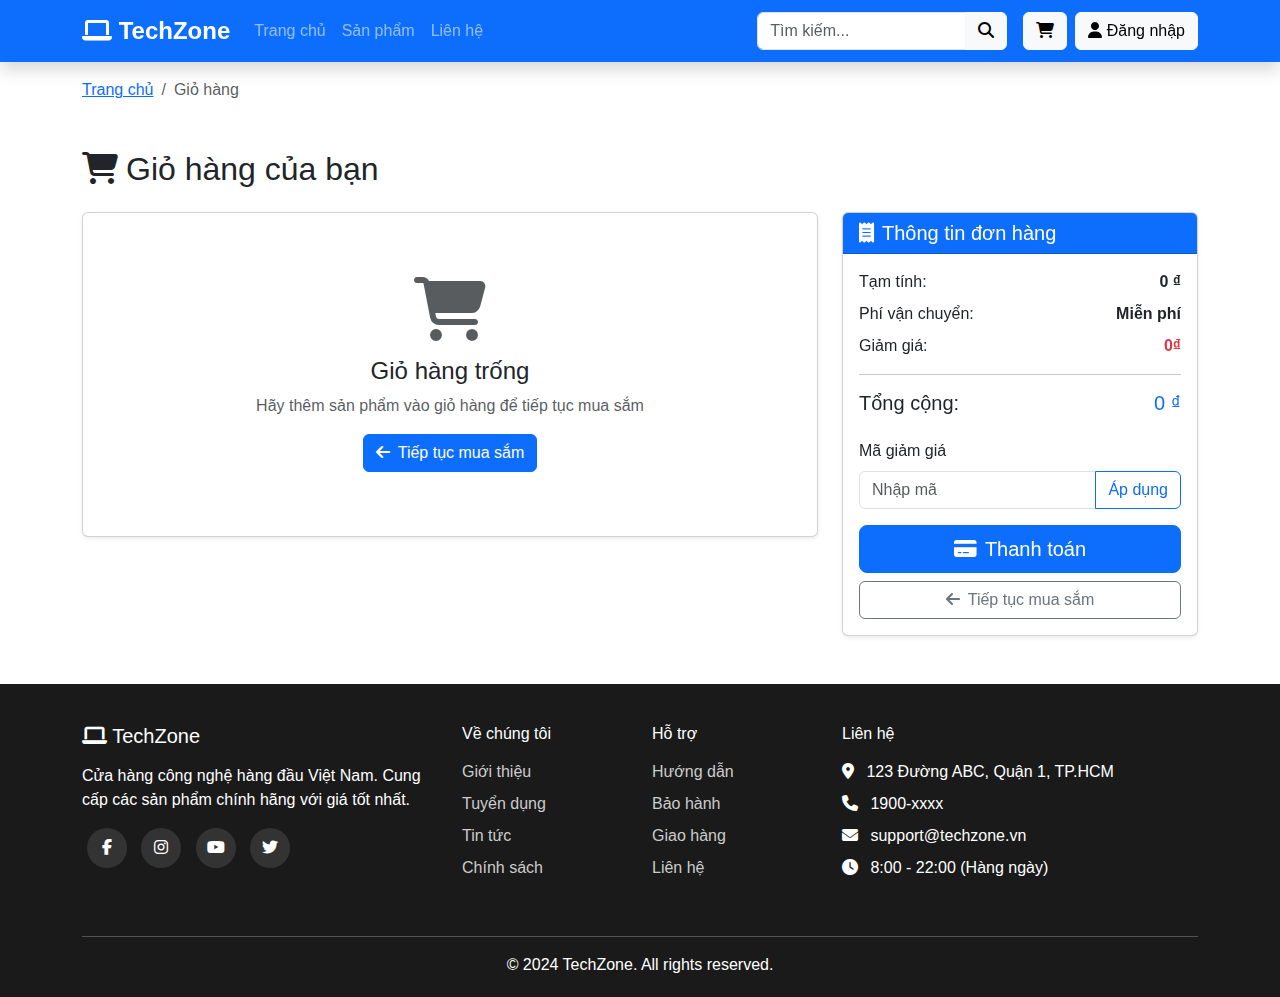
<file: cart.html>
<!DOCTYPE html>
<html lang="vi">
<head>
    <meta charset="UTF-8">
    <meta name="viewport" content="width=device-width, initial-scale=1.0">
    <title>TechZone - Giỏ hàng</title>
    <link href="https://cdnjs.cloudflare.com/ajax/libs/bootstrap/5.3.2/css/bootstrap.min.css" rel="stylesheet">
    <link rel="stylesheet" href="https://cdnjs.cloudflare.com/ajax/libs/font-awesome/6.4.0/css/all.min.css">
    <link rel="stylesheet" href="css/style.css">
</head>
<body>
    <nav class="navbar navbar-expand-lg navbar-dark bg-primary sticky-top shadow">
        <div class="container">
            <a class="navbar-brand" href="index.html"><i class="fas fa-laptop"></i> TechZone</a>
            <button class="navbar-toggler" type="button" data-bs-toggle="collapse" data-bs-target="#navbarNav">
                <span class="navbar-toggler-icon"></span>
            </button>
            <div class="collapse navbar-collapse" id="navbarNav">
                <ul class="navbar-nav me-auto">
                    <li class="nav-item">
                        <a class="nav-link" href="index.html">Trang chủ</a>
                    </li>
                    <li class="nav-item">
                        <a class="nav-link" href="products.html">Sản phẩm</a>
                    </li>
                    <li class="nav-item">
                        <a class="nav-link" href="contact.html">Liên hệ</a>
                    </li>
                </ul>
                <div class="d-flex align-items-center">
                    <div class="input-group me-3 d-none d-md-flex" style="width: 250px;">
                        <input type="text" class="form-control" id="searchInput" placeholder="Tìm kiếm...">
                        <button class="btn btn-light" type="button">
                            <i class="fas fa-search"></i>
                        </button>
                    </div>
                    <a href="cart.html" class="btn btn-light position-relative me-2">
                        <i class="fas fa-shopping-cart"></i>
                        <span id="cartBadge" class="badge bg-danger badge-cart">0</span>
                    </a>
                    <div id="userSection"></div>
                </div>
            </div>
        </div>
    </nav>

    <div class="container mt-3">
        <nav aria-label="breadcrumb">
            <ol class="breadcrumb">
                <li class="breadcrumb-item"><a href="index.html">Trang chủ</a></li>
                <li class="breadcrumb-item active" aria-current="page">Giỏ hàng</li>
            </ol>
        </nav>
    </div>

    <div class="container my-5">
        <h2 class="mb-4"><i class="fas fa-shopping-cart me-2"></i>Giỏ hàng của bạn</h2>
        
        <div class="row">
            <div class="col-lg-8 mb-4">
                <div class="card shadow-sm">
                    <div class="card-body">
                        <div class="table-responsive">
                            <table class="table align-middle" id="cartTable">
                                <thead class="table-light">
                                    <tr>
                                        <th>Hình ảnh</th>
                                        <th>Sản phẩm</th>
                                        <th>Đơn giá</th>
                                        <th>Số lượng</th>
                                        <th>Thành tiền</th>
                                        <th>Xóa</th>
                                    </tr>
                                </thead>
                                <tbody id="cartTableBody">
                                </tbody>
                            </table>
                        </div>

                        <div id="emptyCart" class="text-center py-5" style="display: none;">
                            <i class="fas fa-shopping-cart fa-4x text-muted mb-3"></i>
                            <h4>Giỏ hàng trống</h4>
                            <p class="text-muted">Hãy thêm sản phẩm vào giỏ hàng để tiếp tục mua sắm</p>
                            <a href="products.html" class="btn btn-primary">
                                <i class="fas fa-arrow-left me-2"></i>Tiếp tục mua sắm
                            </a>
                        </div>
                    </div>
                </div>
            </div>

            <div class="col-lg-4">
                <div class="card shadow-sm sticky-top" style="top: 100px;">
                    <div class="card-header bg-primary text-white">
                        <h5 class="mb-0"><i class="fas fa-receipt me-2"></i>Thông tin đơn hàng</h5>
                    </div>
                    <div class="card-body">
                        <div class="d-flex justify-content-between mb-2">
                            <span>Tạm tính:</span>
                            <strong id="subtotal">0 ₫</strong>
                        </div>
                        <div class="d-flex justify-content-between mb-2">
                            <span>Phí vận chuyển:</span>
                            <strong id="shipping">0 ₫</strong>
                        </div>
                        <div class="d-flex justify-content-between mb-2">
                            <span>Giảm giá:</span>
                            <strong class="text-danger" id="discount">0 ₫</strong>
                        </div>
                        <hr>
                        <div class="d-flex justify-content-between mb-3">
                            <h5>Tổng cộng:</h5>
                            <h5 class="text-primary" id="totalPrice">0 ₫</h5>
                        </div>

                        <div class="mb-3">
                            <label class="form-label">Mã giảm giá</label>
                            <div class="input-group">
                                <input type="text" class="form-control" id="couponCode" placeholder="Nhập mã">
                                <button class="btn btn-outline-primary" type="button" onclick="applyCoupon()">
                                    Áp dụng
                                </button>
                            </div>
                        </div>

                        <div class="d-grid gap-2">
                            <button class="btn btn-primary btn-lg" onclick="checkout()">
                                <i class="fas fa-credit-card me-2"></i>Thanh toán
                            </button>
                            <a href="products.html" class="btn btn-outline-secondary">
                                <i class="fas fa-arrow-left me-2"></i>Tiếp tục mua sắm
                            </a>
                        </div>
                    </div>
                </div>
            </div>
        </div>
    </div>

    <footer>
        <div class="container">
            <div class="row">
                <div class="col-md-4 mb-4">
                    <h5 class="mb-3"><i class="fas fa-laptop"></i> TechZone</h5>
                    <p>Cửa hàng công nghệ hàng đầu Việt Nam. Cung cấp các sản phẩm chính hãng với giá tốt nhất.</p>
                    <div class="social-icons">
                        <a href="#"><i class="fab fa-facebook-f"></i></a>
                        <a href="#"><i class="fab fa-instagram"></i></a>
                        <a href="#"><i class="fab fa-youtube"></i></a>
                        <a href="#"><i class="fab fa-twitter"></i></a>
                    </div>
                </div>
                <div class="col-md-2 mb-4">
                    <h6 class="mb-3">Về chúng tôi</h6>
                    <ul class="list-unstyled">
                        <li class="mb-2"><a href="#">Giới thiệu</a></li>
                        <li class="mb-2"><a href="#">Tuyển dụng</a></li>
                        <li class="mb-2"><a href="#">Tin tức</a></li>
                        <li class="mb-2"><a href="#">Chính sách</a></li>
                    </ul>
                </div>
                <div class="col-md-2 mb-4">
                    <h6 class="mb-3">Hỗ trợ</h6>
                    <ul class="list-unstyled">
                        <li class="mb-2"><a href="#">Hướng dẫn</a></li>
                        <li class="mb-2"><a href="#">Bảo hành</a></li>
                        <li class="mb-2"><a href="#">Giao hàng</a></li>
                        <li class="mb-2"><a href="contact.html">Liên hệ</a></li>
                    </ul>
                </div>
                <div class="col-md-4 mb-4">
                    <h6 class="mb-3">Liên hệ</h6>
                    <ul class="list-unstyled">
                        <li class="mb-2"><i class="fas fa-map-marker-alt me-2"></i> 123 Đường ABC, Quận 1, TP.HCM</li>
                        <li class="mb-2"><i class="fas fa-phone me-2"></i> 1900-xxxx</li>
                        <li class="mb-2"><i class="fas fa-envelope me-2"></i> support@techzone.vn</li>
                        <li class="mb-2"><i class="fas fa-clock me-2"></i> 8:00 - 22:00 (Hàng ngày)</li>
                    </ul>
                </div>
            </div>
            <hr class="bg-secondary">
            <div class="row">
                <div class="col-12 text-center">
                    <p class="mb-0">&copy; 2024 TechZone. All rights reserved.</p>
                </div>
            </div>
        </div>
    </footer>

    <div class="modal fade" id="loginModal" tabindex="-1">
        <div class="modal-dialog">
            <div class="modal-content">
                <div class="modal-header">
                    <h5 class="modal-title">Đăng nhập</h5>
                    <button type="button" class="btn-close" data-bs-dismiss="modal"></button>
                </div>
                <div class="modal-body">
                    <div id="loginError" class="alert alert-danger d-none"></div>
                    <div class="mb-3">
                        <label class="form-label">Email</label>
                        <input type="email" class="form-control" id="loginEmail" placeholder="abc@gmail.com">
                        <div id="loginEmailError" class="text-danger small"></div>
                    </div>
                    <div class="mb-3">
                        <label class="form-label">Mật khẩu</label>
                        <input type="password" class="form-control" id="loginPassword">
                        <div id="loginPasswordError" class="text-danger small"></div>
                    </div>
                </div>
                <div class="modal-footer">
                    <button type="button" class="btn btn-primary w-100" onclick="handleLogin()">Đăng nhập</button>
                    <p class="text-center w-100 mb-0">
                        Chưa có tài khoản? <a href="#" onclick="switchToRegister()">Đăng ký ngay</a>
                    </p>
                </div>
            </div>
        </div>
    </div>

    <div class="modal fade" id="registerModal" tabindex="-1">
        <div class="modal-dialog">
            <div class="modal-content">
                <div class="modal-header">
                    <h5 class="modal-title">Đăng ký tài khoản</h5>
                    <button type="button" class="btn-close" data-bs-dismiss="modal"></button>
                </div>
                <div class="modal-body">
                    <div id="registerError" class="alert alert-danger d-none"></div>
                    <div class="mb-3">
                        <label class="form-label">Email</label>
                        <input type="email" class="form-control" id="registerEmail" placeholder="abc@gmail.com">
                        <div id="registerEmailError" class="text-danger small"></div>
                    </div>
                    <div class="mb-3">
                        <label class="form-label">Mật khẩu</label>
                        <input type="password" class="form-control" id="registerPassword">
                        <div id="registerPasswordError" class="text-danger small"></div>
                        <small class="text-muted">Ít nhất 8 ký tự, bao gồm chữ HOA, chữ thường, số và ký tự đặc biệt (@$!%*#?&)</small>
                    </div>
                    <div class="mb-3">
                        <label class="form-label">Xác nhận mật khẩu</label>
                        <input type="password" class="form-control" id="registerConfirmPassword">
                        <div id="registerConfirmError" class="text-danger small"></div>
                    </div>
                </div>
                <div class="modal-footer">
                    <button type="button" class="btn btn-primary w-100" onclick="handleRegister()">Đăng ký</button>
                    <p class="text-center w-100 mb-0">
                        Đã có tài khoản? <a href="#" onclick="switchToLogin()">Đăng nhập</a>
                    </p>
                </div>
            </div>
        </div>
    </div>

    <script src="https://cdnjs.cloudflare.com/ajax/libs/bootstrap/5.3.2/js/bootstrap.bundle.min.js"></script>
    <script src="js/main.js"></script>
    <script src="js/cart.js"></script>
</body>
</html>
</file>
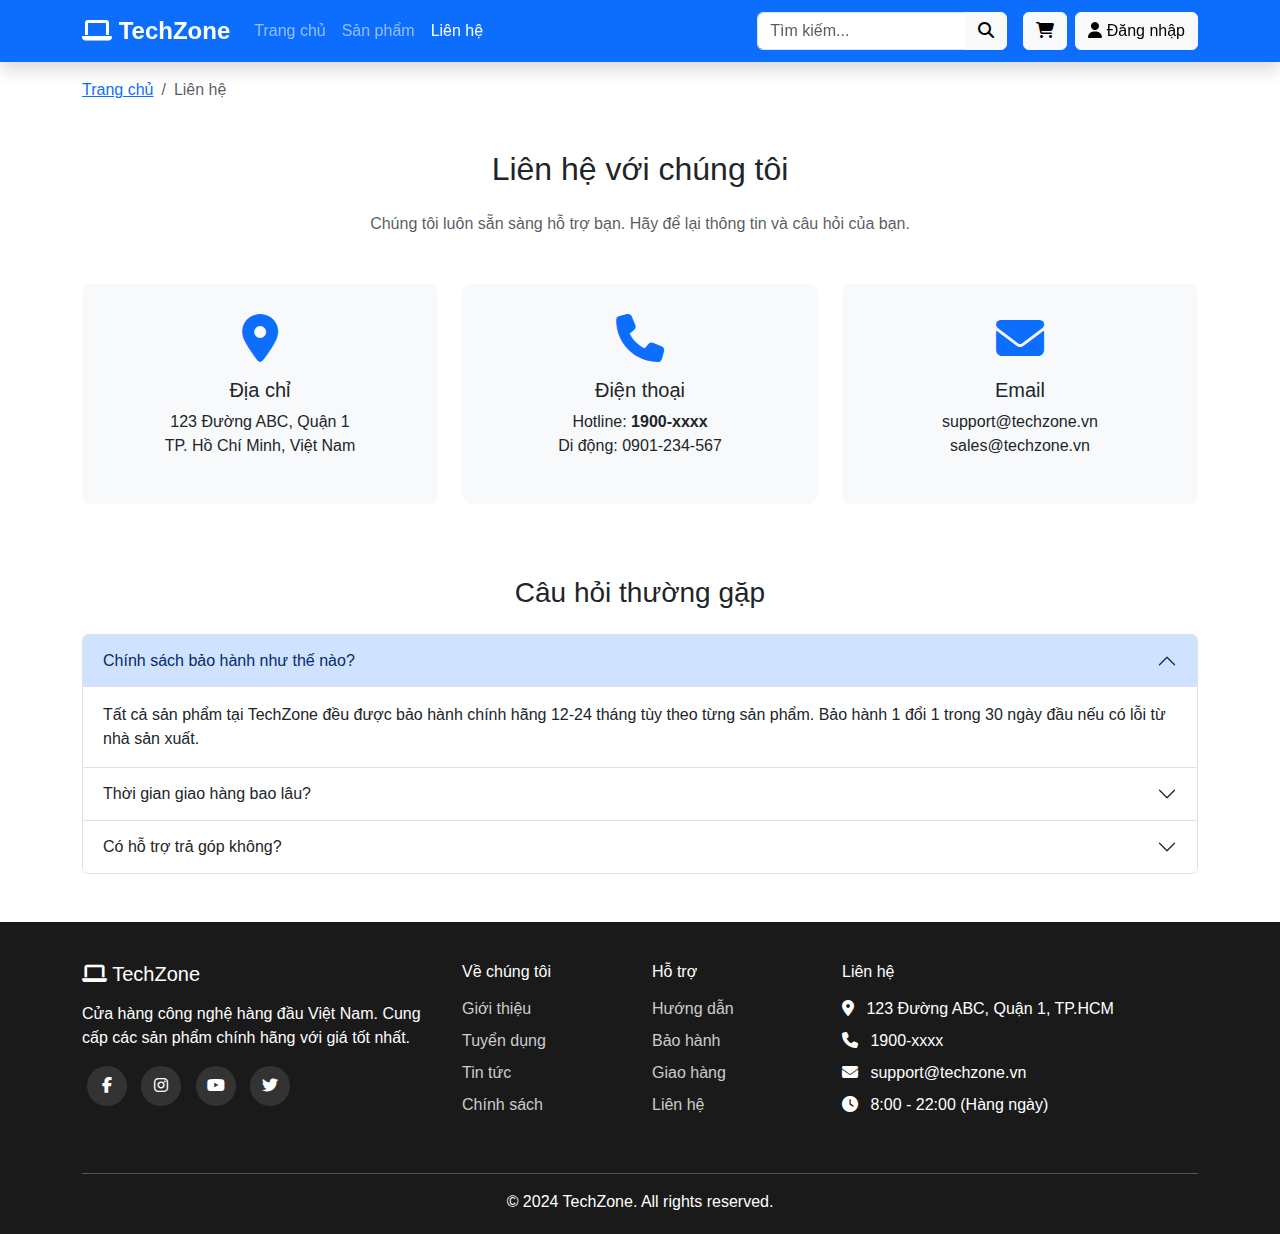
<file: contact.html>
<!DOCTYPE html>
<html lang="vi">
<head>
    <meta charset="UTF-8">
    <meta name="viewport" content="width=device-width, initial-scale=1.0">
    <title>TechZone - Liên hệ</title>
    <link href="https://cdnjs.cloudflare.com/ajax/libs/bootstrap/5.3.2/css/bootstrap.min.css" rel="stylesheet">
    <link rel="stylesheet" href="https://cdnjs.cloudflare.com/ajax/libs/font-awesome/6.4.0/css/all.min.css">
    <link rel="stylesheet" href="css/style.css">
</head>
<body>
    <nav class="navbar navbar-expand-lg navbar-dark bg-primary sticky-top shadow">
        <div class="container">
            <a class="navbar-brand" href="index.html"><i class="fas fa-laptop"></i> TechZone</a>
            <button class="navbar-toggler" type="button" data-bs-toggle="collapse" data-bs-target="#navbarNav">
                <span class="navbar-toggler-icon"></span>
            </button>
            <div class="collapse navbar-collapse" id="navbarNav">
                <ul class="navbar-nav me-auto">
                    <li class="nav-item">
                        <a class="nav-link" href="index.html">Trang chủ</a>
                    </li>
                    <li class="nav-item">
                        <a class="nav-link" href="products.html">Sản phẩm</a>
                    </li>
                    <li class="nav-item">
                        <a class="nav-link active" href="contact.html">Liên hệ</a>
                    </li>
                </ul>
                <div class="d-flex align-items-center">
                    <div class="input-group me-3 d-none d-md-flex" style="width: 250px;">
                        <input type="text" class="form-control" id="searchInput" placeholder="Tìm kiếm...">
                        <button class="btn btn-light" type="button">
                            <i class="fas fa-search"></i>
                        </button>
                    </div>
                    <a href="cart.html" class="btn btn-light position-relative me-2">
                        <i class="fas fa-shopping-cart"></i>
                        <span id="cartBadge" class="badge bg-danger badge-cart">0</span>
                    </a>
                    <div id="userSection"></div>
                </div>
            </div>
        </div>
    </nav>

    <!-- Breadcrumb -->
    <div class="container mt-3">
        <nav aria-label="breadcrumb">
            <ol class="breadcrumb">
                <li class="breadcrumb-item"><a href="index.html">Trang chủ</a></li>
                <li class="breadcrumb-item active" aria-current="page">Liên hệ</li>
            </ol>
        </nav>
    </div>

    <div class="container my-5">
        <h2 class="text-center mb-4">Liên hệ với chúng tôi</h2>
        <p class="text-center text-muted mb-5">Chúng tôi luôn sẵn sàng hỗ trợ bạn. Hãy để lại thông tin và câu hỏi của bạn.</p>

        <div class="row">
            <div class="col-lg-4 mb-4">
                <div class="contact-info-box text-center">
                    <i class="fas fa-map-marker-alt fa-3x text-primary mb-3"></i>
                    <h5>Địa chỉ</h5>
                    <p>123 Đường ABC, Quận 1<br>TP. Hồ Chí Minh, Việt Nam</p>
                </div>
            </div>

            <div class="col-lg-4 mb-4">
                <div class="contact-info-box text-center">
                    <i class="fas fa-phone fa-3x text-primary mb-3"></i>
                    <h5>Điện thoại</h5>
                    <p>Hotline: <strong>1900-xxxx</strong><br>Di động: 0901-234-567</p>
                </div>
            </div>

            <div class="col-lg-4 mb-4">
                <div class="contact-info-box text-center">
                    <i class="fas fa-envelope fa-3x text-primary mb-3"></i>
                    <h5>Email</h5>
                    <p>support@techzone.vn<br>sales@techzone.vn</p>
                </div>
            </div>
        </div>

        <div class="row mt-5">
            <div class="col-12">
                <h3 class="text-center mb-4">Câu hỏi thường gặp</h3>
                <div class="accordion" id="faqAccordion">
                    <div class="accordion-item">
                        <h2 class="accordion-header">
                            <button class="accordion-button" type="button" data-bs-toggle="collapse" data-bs-target="#faq1">
                                Chính sách bảo hành như thế nào?
                            </button>
                        </h2>
                        <div id="faq1" class="accordion-collapse collapse show" data-bs-parent="#faqAccordion">
                            <div class="accordion-body">
                                Tất cả sản phẩm tại TechZone đều được bảo hành chính hãng 12-24 tháng tùy theo từng sản phẩm. Bảo hành 1 đổi 1 trong 30 ngày đầu nếu có lỗi từ nhà sản xuất.
                            </div>
                        </div>
                    </div>
                    <div class="accordion-item">
                        <h2 class="accordion-header">
                            <button class="accordion-button collapsed" type="button" data-bs-toggle="collapse" data-bs-target="#faq2">
                                Thời gian giao hàng bao lâu?
                            </button>
                        </h2>
                        <div id="faq2" class="accordion-collapse collapse" data-bs-parent="#faqAccordion">
                            <div class="accordion-body">
                                Đơn hàng trong nội thành TP.HCM: 2-4 giờ. Đơn hàng tỉnh thành khác: 2-3 ngày làm việc. Miễn phí vận chuyển cho đơn hàng từ 5 triệu trở lên.
                            </div>
                        </div>
                    </div>
                    <div class="accordion-item">
                        <h2 class="accordion-header">
                            <button class="accordion-button collapsed" type="button" data-bs-toggle="collapse" data-bs-target="#faq3">
                                Có hỗ trợ trả góp không?
                            </button>
                        </h2>
                        <div id="faq3" class="accordion-collapse collapse" data-bs-parent="#faqAccordion">
                            <div class="accordion-body">
                                Có. TechZone hỗ trợ trả góp 0% lãi suất qua các công ty tài chính uy tín. Thủ tục đơn giản, duyệt nhanh chỉ trong 15 phút.
                            </div>
                        </div>
                    </div>
                </div>
            </div>
        </div>
    </div>

    <footer>
        <div class="container">
            <div class="row">
                <div class="col-md-4 mb-4">
                    <h5 class="mb-3"><i class="fas fa-laptop"></i> TechZone</h5>
                    <p>Cửa hàng công nghệ hàng đầu Việt Nam. Cung cấp các sản phẩm chính hãng với giá tốt nhất.</p>
                    <div class="social-icons">
                        <a href="#"><i class="fab fa-facebook-f"></i></a>
                        <a href="#"><i class="fab fa-instagram"></i></a>
                        <a href="#"><i class="fab fa-youtube"></i></a>
                        <a href="#"><i class="fab fa-twitter"></i></a>
                    </div>
                </div>
                <div class="col-md-2 mb-4">
                    <h6 class="mb-3">Về chúng tôi</h6>
                    <ul class="list-unstyled">
                        <li class="mb-2"><a href="#">Giới thiệu</a></li>
                        <li class="mb-2"><a href="#">Tuyển dụng</a></li>
                        <li class="mb-2"><a href="#">Tin tức</a></li>
                        <li class="mb-2"><a href="#">Chính sách</a></li>
                    </ul>
                </div>
                <div class="col-md-2 mb-4">
                    <h6 class="mb-3">Hỗ trợ</h6>
                    <ul class="list-unstyled">
                        <li class="mb-2"><a href="#">Hướng dẫn</a></li>
                        <li class="mb-2"><a href="#">Bảo hành</a></li>
                        <li class="mb-2"><a href="#">Giao hàng</a></li>
                        <li class="mb-2"><a href="contact.html">Liên hệ</a></li>
                    </ul>
                </div>
                <div class="col-md-4 mb-4">
                    <h6 class="mb-3">Liên hệ</h6>
                    <ul class="list-unstyled">
                        <li class="mb-2"><i class="fas fa-map-marker-alt me-2"></i> 123 Đường ABC, Quận 1, TP.HCM</li>
                        <li class="mb-2"><i class="fas fa-phone me-2"></i> 1900-xxxx</li>
                        <li class="mb-2"><i class="fas fa-envelope me-2"></i> support@techzone.vn</li>
                        <li class="mb-2"><i class="fas fa-clock me-2"></i> 8:00 - 22:00 (Hàng ngày)</li>
                    </ul>
                </div>
            </div>
            <hr class="bg-secondary">
            <div class="row">
                <div class="col-12 text-center">
                    <p class="mb-0">&copy; 2024 TechZone. All rights reserved.</p>
                </div>
            </div>
        </div>
    </footer>

    <div class="modal fade" id="loginModal" tabindex="-1">
        <div class="modal-dialog">
            <div class="modal-content">
                <div class="modal-header">
                    <h5 class="modal-title">Đăng nhập</h5>
                    <button type="button" class="btn-close" data-bs-dismiss="modal"></button>
                </div>
                <div class="modal-body">
                    <div id="loginError" class="alert alert-danger d-none"></div>
                    <div class="mb-3">
                        <label class="form-label">Email</label>
                        <input type="email" class="form-control" id="loginEmail" placeholder="abc@gmail.com">
                        <div id="loginEmailError" class="text-danger small"></div>
                    </div>
                    <div class="mb-3">
                        <label class="form-label">Mật khẩu</label>
                        <input type="password" class="form-control" id="loginPassword">
                        <div id="loginPasswordError" class="text-danger small"></div>
                    </div>
                </div>
                <div class="modal-footer">
                    <button type="button" class="btn btn-primary w-100" onclick="handleLogin()">Đăng nhập</button>
                    <p class="text-center w-100 mb-0">
                        Chưa có tài khoản? <a href="#" onclick="switchToRegister()">Đăng ký ngay</a>
                    </p>
                </div>
            </div>
        </div>
    </div>

    <div class="modal fade" id="registerModal" tabindex="-1">
        <div class="modal-dialog">
            <div class="modal-content">
                <div class="modal-header">
                    <h5 class="modal-title">Đăng ký tài khoản</h5>
                    <button type="button" class="btn-close" data-bs-dismiss="modal"></button>
                </div>
                <div class="modal-body">
                    <div id="registerError" class="alert alert-danger d-none"></div>
                    <div class="mb-3">
                        <label class="form-label">Email</label>
                        <input type="email" class="form-control" id="registerEmail" placeholder="abc@gmail.com">
                        <div id="registerEmailError" class="text-danger small"></div>
                    </div>
                    <div class="mb-3">
                        <label class="form-label">Mật khẩu</label>
                        <input type="password" class="form-control" id="registerPassword">
                        <div id="registerPasswordError" class="text-danger small"></div>
                        <small class="text-muted">Ít nhất 8 ký tự, bao gồm chữ HOA, chữ thường, số và ký tự đặc biệt (@$!%*#?&)</small>
                    </div>
                    <div class="mb-3">
                        <label class="form-label">Xác nhận mật khẩu</label>
                        <input type="password" class="form-control" id="registerConfirmPassword">
                        <div id="registerConfirmError" class="text-danger small"></div>
                    </div>
                </div>
                <div class="modal-footer">
                    <button type="button" class="btn btn-primary w-100" onclick="handleRegister()">Đăng ký</button>
                    <p class="text-center w-100 mb-0">
                        Đã có tài khoản? <a href="#" onclick="switchToLogin()">Đăng nhập</a>
                    </p>
                </div>
            </div>
        </div>
    </div>

    <script src="https://cdnjs.cloudflare.com/ajax/libs/bootstrap/5.3.2/js/bootstrap.bundle.min.js"></script>
    <script src="js/main.js"></script>
</body>
</html>
</file>
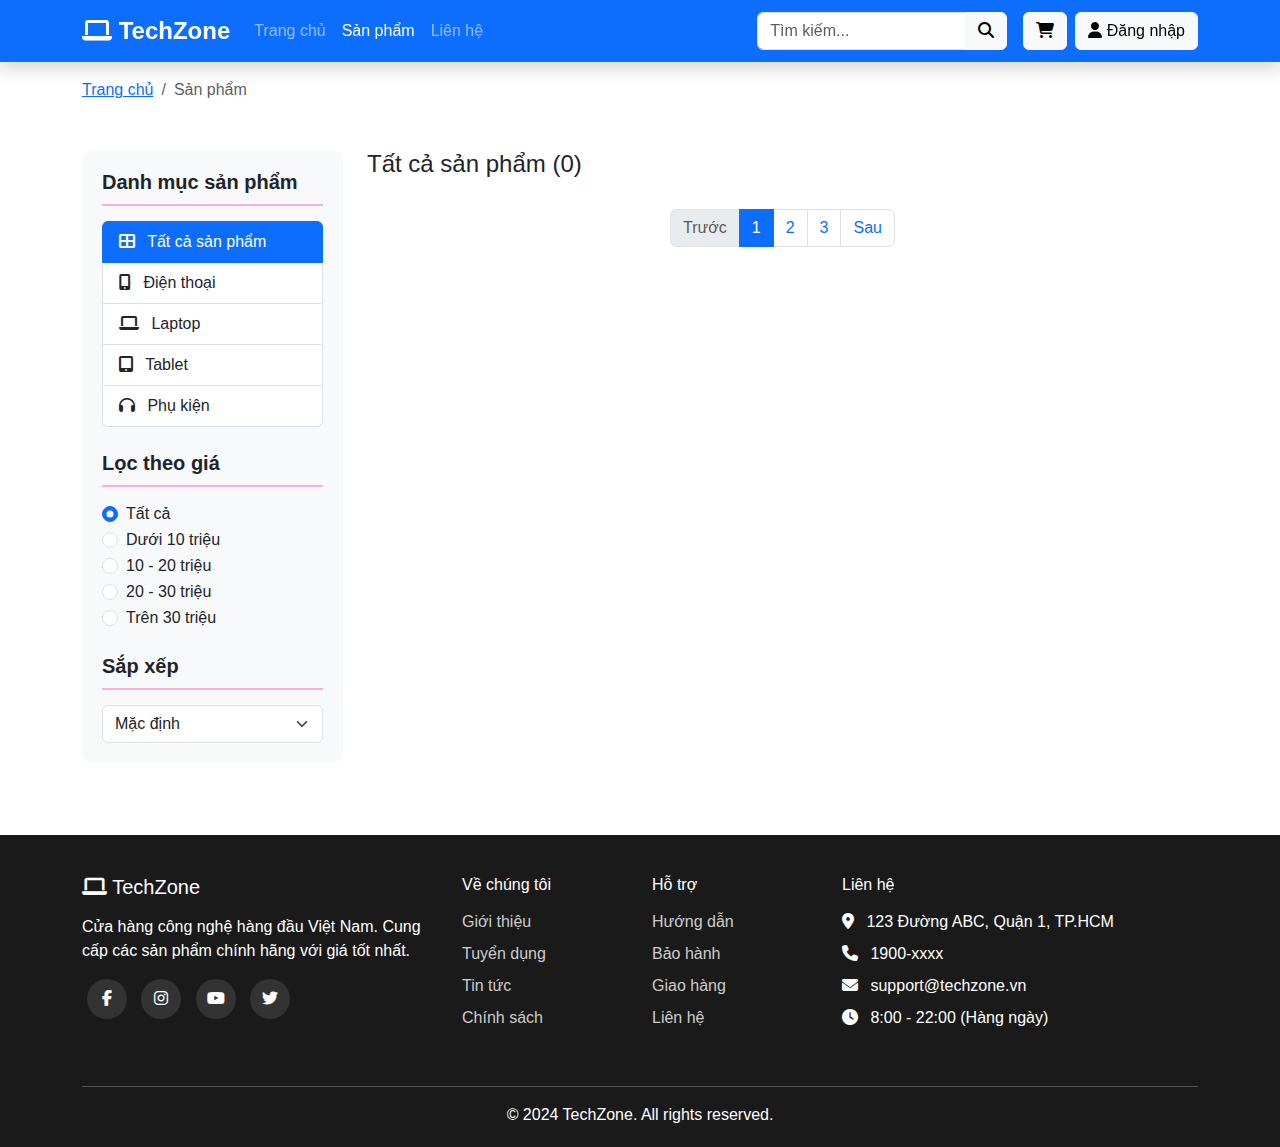
<file: products.html>
<!DOCTYPE html>
<html lang="vi">
<head>
    <meta charset="UTF-8">
    <meta name="viewport" content="width=device-width, initial-scale=1.0">
    <title>TechZone</title>
    <link href="https://cdnjs.cloudflare.com/ajax/libs/bootstrap/5.3.2/css/bootstrap.min.css" rel="stylesheet">
    <link rel="stylesheet" href="https://cdnjs.cloudflare.com/ajax/libs/font-awesome/6.4.0/css/all.min.css">
    <link rel="stylesheet" href="css/style.css">
</head>
<body>
    <nav class="navbar navbar-expand-lg navbar-dark bg-primary sticky-top shadow">
        <div class="container">
            <a class="navbar-brand" href="index.html"><i class="fas fa-laptop"></i> TechZone</a>
            <button class="navbar-toggler" type="button" data-bs-toggle="collapse" data-bs-target="#navbarNav">
                <span class="navbar-toggler-icon"></span>
            </button>
            <div class="collapse navbar-collapse" id="navbarNav">
                <ul class="navbar-nav me-auto">
                    <li class="nav-item">
                        <a class="nav-link" href="index.html">Trang chủ</a>
                    </li>
                    <li class="nav-item">
                        <a class="nav-link active" href="products.html">Sản phẩm</a>
                    </li>
                    <li class="nav-item">
                        <a class="nav-link" href="contact.html">Liên hệ</a>
                    </li>
                </ul>
                <div class="d-flex align-items-center">
                    <div class="input-group me-3 d-none d-md-flex" style="width: 250px;">
                        <input type="text" class="form-control" id="searchInput" placeholder="Tìm kiếm..." onkeyup="searchProducts()">
                        <button class="btn btn-light" type="button">
                            <i class="fas fa-search"></i>
                        </button>
                    </div>
                    <a href="cart.html" class="btn btn-light position-relative me-2">
                        <i class="fas fa-shopping-cart"></i>
                        <span id="cartBadge" class="badge bg-danger badge-cart">0</span>
                    </a>
                    <div id="userSection"></div>
                </div>
            </div>
        </div>
    </nav>

    <div class="container mt-3">
        <nav aria-label="breadcrumb">
            <ol class="breadcrumb">
                <li class="breadcrumb-item"><a href="index.html">Trang chủ</a></li>
                <li class="breadcrumb-item active" aria-current="page">Sản phẩm</li>
            </ol>
        </nav>
    </div>

    <div class="container my-5">
        <div class="row">
            <div class="col-md-3 mb-4">
                <div class="filter-sidebar">
                    <h5 class="filter-title">Danh mục sản phẩm</h5>
                    <div class="list-group mb-4">
                        <button class="list-group-item list-group-item-action active" onclick="filterByCategory('all')">
                            <i class="fas fa-th-large me-2"></i> Tất cả sản phẩm
                        </button>
                        <button class="list-group-item list-group-item-action" onclick="filterByCategory('phone')">
                            <i class="fas fa-mobile-alt me-2"></i> Điện thoại
                        </button>
                        <button class="list-group-item list-group-item-action" onclick="filterByCategory('laptop')">
                            <i class="fas fa-laptop me-2"></i> Laptop
                        </button>
                        <button class="list-group-item list-group-item-action" onclick="filterByCategory('tablet')">
                            <i class="fas fa-tablet-alt me-2"></i> Tablet
                        </button>
                        <button class="list-group-item list-group-item-action" onclick="filterByCategory('accessory')">
                            <i class="fas fa-headphones me-2"></i> Phụ kiện
                        </button>
                    </div>

                    <h5 class="filter-title">Lọc theo giá</h5>
                    <div class="mb-4">
                        <div class="form-check">
                            <input class="form-check-input" type="radio" name="priceFilter" id="priceAll" value="all" checked onchange="filterByPrice('all')">
                            <label class="form-check-label" for="priceAll">Tất cả</label>
                        </div>
                        <div class="form-check">
                            <input class="form-check-input" type="radio" name="priceFilter" id="price1" value="0-10" onchange="filterByPrice('0-10')">
                            <label class="form-check-label" for="price1">Dưới 10 triệu</label>
                        </div>
                        <div class="form-check">
                            <input class="form-check-input" type="radio" name="priceFilter" id="price2" value="10-20" onchange="filterByPrice('10-20')">
                            <label class="form-check-label" for="price2">10 - 20 triệu</label>
                        </div>
                        <div class="form-check">
                            <input class="form-check-input" type="radio" name="priceFilter" id="price3" value="20-30" onchange="filterByPrice('20-30')">
                            <label class="form-check-label" for="price3">20 - 30 triệu</label>
                        </div>
                        <div class="form-check">
                            <input class="form-check-input" type="radio" name="priceFilter" id="price4" value="30-100" onchange="filterByPrice('30-100')">
                            <label class="form-check-label" for="price4">Trên 30 triệu</label>
                        </div>
                    </div>

                    <h5 class="filter-title">Sắp xếp</h5>
                    <select class="form-select" onchange="sortProducts(this.value)">
                        <option value="default">Mặc định</option>
                        <option value="price-asc">Giá: Thấp đến cao</option>
                        <option value="price-desc">Giá: Cao đến thấp</option>
                        <option value="name-asc">Tên: A-Z</option>
                    </select>
                </div>
            </div>

            <div class="col-md-9">
                <div class="d-flex justify-content-between align-items-center mb-4">
                    <h4 class="mb-0">Tất cả sản phẩm (<span id="productCount">0</span>)</h4>
                </div>
                
                <div id="productsGrid" class="row g-4"></div>

                <nav aria-label="Product pagination" class="mt-4">
                    <ul class="pagination justify-content-center" id="pagination">
                        <li class="page-item disabled">
                            <a class="page-link" href="#" tabindex="-1">Trước</a>
                        </li>
                        <li class="page-item active"><a class="page-link" href="#">1</a></li>
                        <li class="page-item"><a class="page-link" href="#">2</a></li>
                        <li class="page-item"><a class="page-link" href="#">3</a></li>
                        <li class="page-item">
                            <a class="page-link" href="#">Sau</a>
                        </li>
                    </ul>
                </nav>
            </div>
        </div>
    </div>

    <footer>
        <div class="container">
            <div class="row">
                <div class="col-md-4 mb-4">
                    <h5 class="mb-3"><i class="fas fa-laptop"></i> TechZone</h5>
                    <p>Cửa hàng công nghệ hàng đầu Việt Nam. Cung cấp các sản phẩm chính hãng với giá tốt nhất.</p>
                    <div class="social-icons">
                        <a href="#"><i class="fab fa-facebook-f"></i></a>
                        <a href="#"><i class="fab fa-instagram"></i></a>
                        <a href="#"><i class="fab fa-youtube"></i></a>
                        <a href="#"><i class="fab fa-twitter"></i></a>
                    </div>
                </div>
                <div class="col-md-2 mb-4">
                    <h6 class="mb-3">Về chúng tôi</h6>
                    <ul class="list-unstyled">
                        <li class="mb-2"><a href="#">Giới thiệu</a></li>
                        <li class="mb-2"><a href="#">Tuyển dụng</a></li>
                        <li class="mb-2"><a href="#">Tin tức</a></li>
                        <li class="mb-2"><a href="#">Chính sách</a></li>
                    </ul>
                </div>
                <div class="col-md-2 mb-4">
                    <h6 class="mb-3">Hỗ trợ</h6>
                    <ul class="list-unstyled">
                        <li class="mb-2"><a href="#">Hướng dẫn</a></li>
                        <li class="mb-2"><a href="#">Bảo hành</a></li>
                        <li class="mb-2"><a href="#">Giao hàng</a></li>
                        <li class="mb-2"><a href="contact.html">Liên hệ</a></li>
                    </ul>
                </div>
                <div class="col-md-4 mb-4">
                    <h6 class="mb-3">Liên hệ</h6>
                    <ul class="list-unstyled">
                        <li class="mb-2"><i class="fas fa-map-marker-alt me-2"></i> 123 Đường ABC, Quận 1, TP.HCM</li>
                        <li class="mb-2"><i class="fas fa-phone me-2"></i> 1900-xxxx</li>
                        <li class="mb-2"><i class="fas fa-envelope me-2"></i> support@techzone.vn</li>
                        <li class="mb-2"><i class="fas fa-clock me-2"></i> 8:00 - 22:00 (Hàng ngày)</li>
                    </ul>
                </div>
            </div>
            <hr class="bg-secondary">
            <div class="row">
                <div class="col-12 text-center">
                    <p class="mb-0">&copy; 2024 TechZone. All rights reserved.</p>
                </div>
            </div>
        </div>
    </footer>

    <div class="modal fade" id="loginModal" tabindex="-1">
        <div class="modal-dialog">
            <div class="modal-content">
                <div class="modal-header">
                    <h5 class="modal-title">Đăng nhập</h5>
                    <button type="button" class="btn-close" data-bs-dismiss="modal"></button>
                </div>
                <div class="modal-body">
                    <div id="loginError" class="alert alert-danger d-none"></div>
                    <div class="mb-3">
                        <label class="form-label">Email</label>
                        <input type="email" class="form-control" id="loginEmail" placeholder="abc@gmail.com">
                        <div id="loginEmailError" class="text-danger small"></div>
                    </div>
                    <div class="mb-3">
                        <label class="form-label">Mật khẩu</label>
                        <input type="password" class="form-control" id="loginPassword">
                        <div id="loginPasswordError" class="text-danger small"></div>
                    </div>
                </div>
                <div class="modal-footer">
                    <button type="button" class="btn btn-primary w-100" onclick="handleLogin()">Đăng nhập</button>
                    <p class="text-center w-100 mb-0">
                        Chưa có tài khoản? <a href="#" onclick="switchToRegister()">Đăng ký ngay</a>
                    </p>
                </div>
            </div>
        </div>
    </div>

    <div class="modal fade" id="registerModal" tabindex="-1">
        <div class="modal-dialog">
            <div class="modal-content">
                <div class="modal-header">
                    <h5 class="modal-title">Đăng ký tài khoản</h5>
                    <button type="button" class="btn-close" data-bs-dismiss="modal"></button>
                </div>
                <div class="modal-body">
                    <div id="registerError" class="alert alert-danger d-none"></div>
                    <div class="mb-3">
                        <label class="form-label">Email</label>
                        <input type="email" class="form-control" id="registerEmail" placeholder="abc@gmail.com">
                        <div id="registerEmailError" class="text-danger small"></div>
                    </div>
                    <div class="mb-3">
                        <label class="form-label">Mật khẩu</label>
                        <input type="password" class="form-control" id="registerPassword">
                        <div id="registerPasswordError" class="text-danger small"></div>
                        <small class="text-muted">Ít nhất 8 ký tự, bao gồm chữ HOA, chữ thường, số và ký tự đặc biệt (@$!%*#?&)</small>
                    </div>
                    <div class="mb-3">
                        <label class="form-label">Xác nhận mật khẩu</label>
                        <input type="password" class="form-control" id="registerConfirmPassword">
                        <div id="registerConfirmError" class="text-danger small"></div>
                    </div>
                </div>
                <div class="modal-footer">
                    <button type="button" class="btn btn-primary w-100" onclick="handleRegister()">Đăng ký</button>
                    <p class="text-center w-100 mb-0">
                        Đã có tài khoản? <a href="#" onclick="switchToLogin()">Đăng nhập</a>
                    </p>
                </div>
            </div>
        </div>
    </div>

    <script src="https://cdnjs.cloudflare.com/ajax/libs/bootstrap/5.3.2/js/bootstrap.bundle.min.js"></script>
    <script src="js/main.js"></script>
    <script src="js/products.js"></script>
</body>
</html>
</file>
<file: css/style.css>
:root {
    --primary-color: #ffacd6;
    --secondary-color: rgb(134, 199, 255);
    --dark-bg: #1a1a1a;
}

body {
    font-family: 'Segoe UI', Tahoma, Geneva, Verdana, sans-serif;
}


.navbar-brand {
    font-weight: bold;
    font-size: 1.5rem;
}

.badge-cart {
    position: absolute;
    top: -5px;
    right: -5px;
    font-size: 0.75rem;
}


.hero-banner {
    color: white;
    padding: 100px 0;
    min-height: 400px;
    display: flex;
    align-items: center;
    justify-content: center;
}

.carousel-item {
    height: 400px;
}


.product-card {
    transition: transform 0.3s, box-shadow 0.3s;
    height: 100%;
    border: none;
}

.product-card:hover {
    transform: translateY(-5px);
    box-shadow: 0 8px 20px rgba(0,0,0,0.15);
}

.product-img {
    height: 250px;
    object-fit: cover;
}

.price {
    color: var(--primary-color);
    font-weight: bold;
    font-size: 1.25rem;
}

.old-price {
    text-decoration: line-through;
    color: #999;
    font-size: 1rem;
}


.category-card {
    border: none;
    border-radius: 10px;
    overflow: hidden;
    cursor: pointer;
    transition: transform 0.3s;
}

.category-card:hover {
    transform: scale(1.05);
}

.category-img {
    height: 150px;
    object-fit: cover;
}


.news-card {
    border: none;
    transition: transform 0.3s;
}

.news-card:hover {
    transform: translateY(-5px);
}

.news-img {
    height: 200px;
    object-fit: cover;
}


.feature-box {
    text-align: center;
    padding: 20px;
}

.feature-icon {
    font-size: 3rem;
    color: var(--primary-color);
    margin-bottom: 15px;
}


.modal-header {
    background-color: var(--primary-color);
    color: white;
}

.modal-header .btn-close {
    filter: brightness(0) invert(1);
}


.cart-item-img {
    width: 80px;
    height: 80px;
    object-fit: cover;
}

.cart-total {
    font-size: 1.5rem;
    font-weight: bold;
    color: var(--primary-color);
}

.quantity-input {
    width: 80px;
    text-align: center;
}


.product-detail-img {
    width: 100%;
    height: 450px;
    object-fit: cover;
    border-radius: 10px;
}

.thumbnail-img {
    width: 80px;
    height: 80px;
    object-fit: cover;
    cursor: pointer;
    border: 2px solid transparent;
    border-radius: 5px;
    transition: border-color 0.3s;
}

.thumbnail-img:hover {
    border-color: var(--primary-color);
}

.thumbnail-img.active {
    border-color: var(--primary-color);
}


.filter-sidebar {
    background: #f8f9fa;
    padding: 20px;
    border-radius: 10px;
}

.filter-title {
    font-weight: bold;
    margin-bottom: 15px;
    padding-bottom: 10px;
    border-bottom: 2px solid var(--primary-color);
}


.breadcrumb {
    background: transparent;
    padding: 0;
    margin-bottom: 20px;
}


.pagination {
    margin-top: 30px;
}


footer {
    background-color: var(--dark-bg);
    color: white;
    padding: 40px 0 20px;
}

footer a {
    color: #ccc;
    text-decoration: none;
    transition: color 0.3s;
}

footer a:hover {
    color: white;
}

.social-icons a {
    display: inline-block;
    width: 40px;
    height: 40px;
    line-height: 40px;
    text-align: center;
    border-radius: 50%;
    background: #333;
    color: white;
    margin: 0 5px;
    transition: background 0.3s;
}

.social-icons a:hover {
    background: var(--primary-color);
}


.contact-map {
    height: 400px;
    border-radius: 10px;
    overflow: hidden;
}

.contact-info-box {
    padding: 30px;
    background: #f8f9fa;
    border-radius: 10px;
    height: 100%;
}


@media (max-width: 768px) {
    .hero-banner {
        padding: 60px 0;
        min-height: 300px;
    }
    
    .carousel-item {
        height: 300px;
    }
    
    .product-img {
        height: 200px;
    }
    
    .feature-box {
        padding: 10px;
    }
    
    .feature-icon {
        font-size: 2rem;
    }
    
    .product-detail-img {
        height: 300px;
    }
}
</file>
